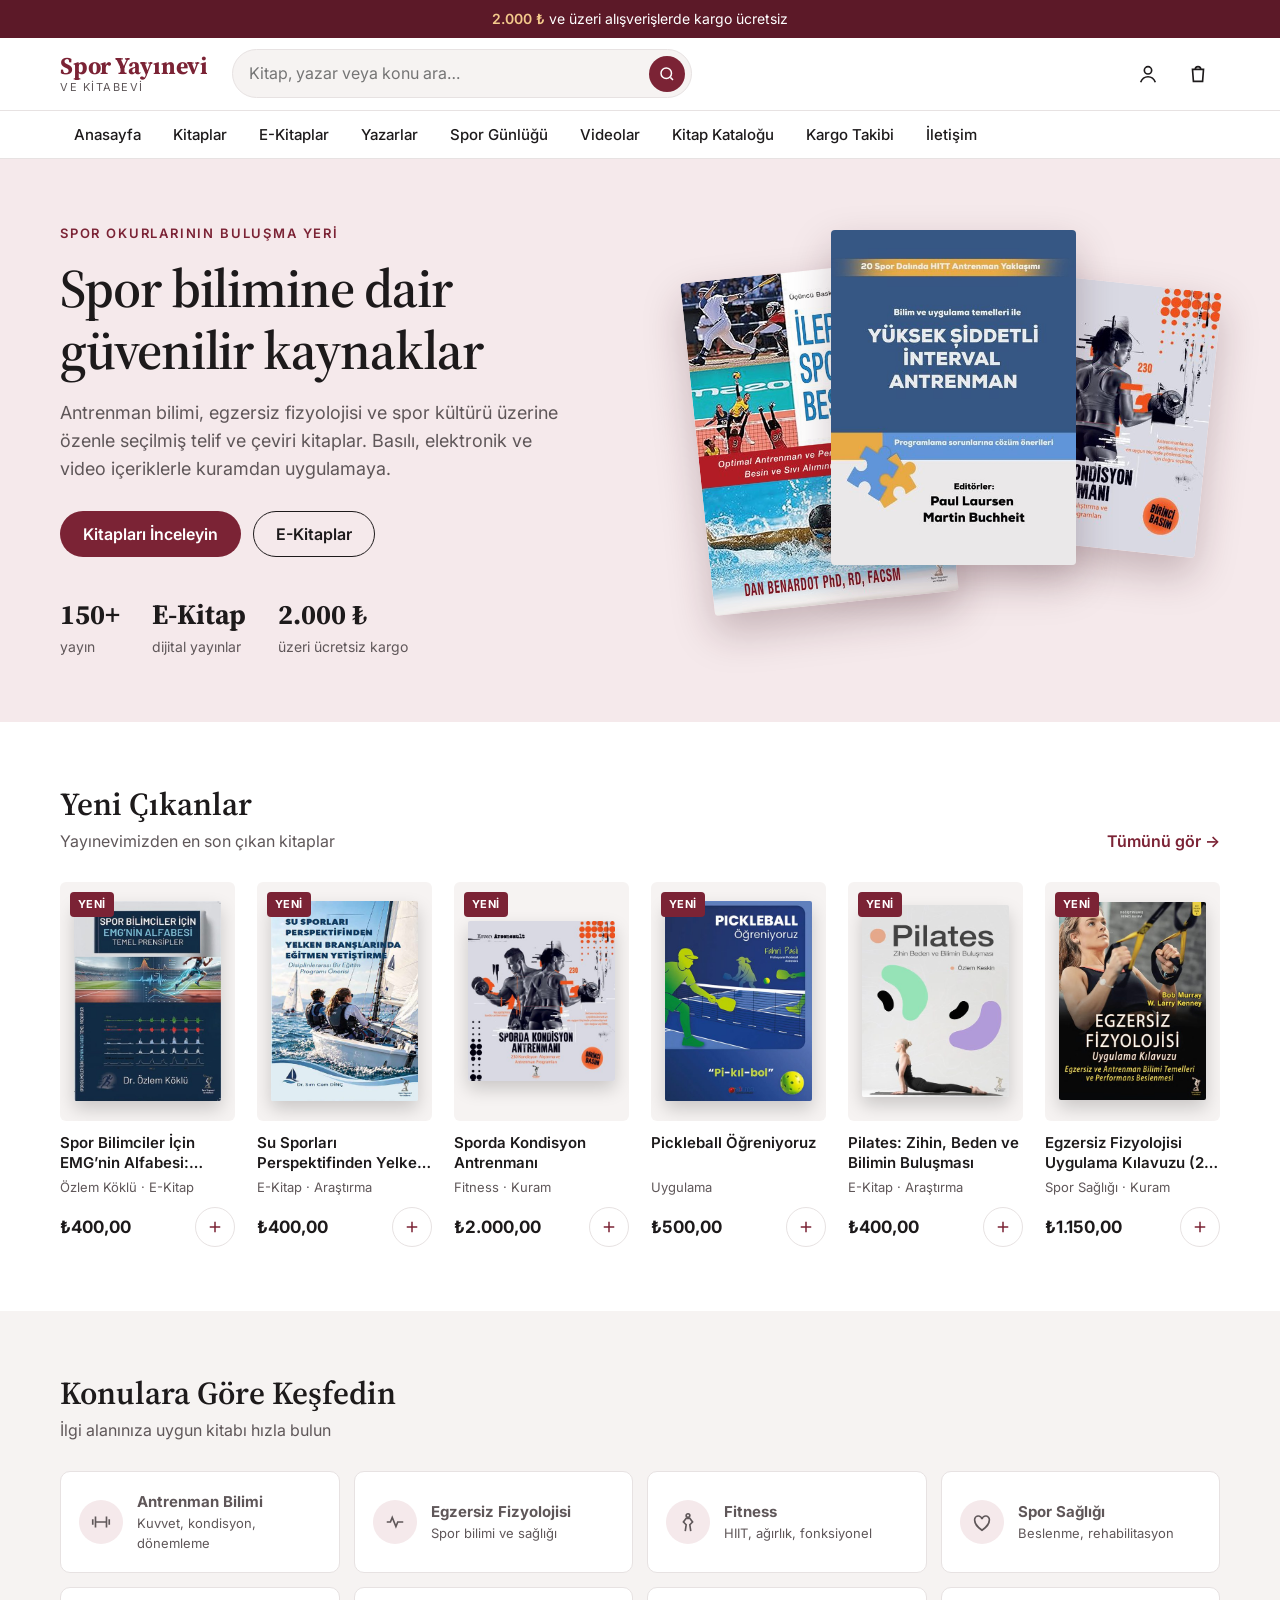
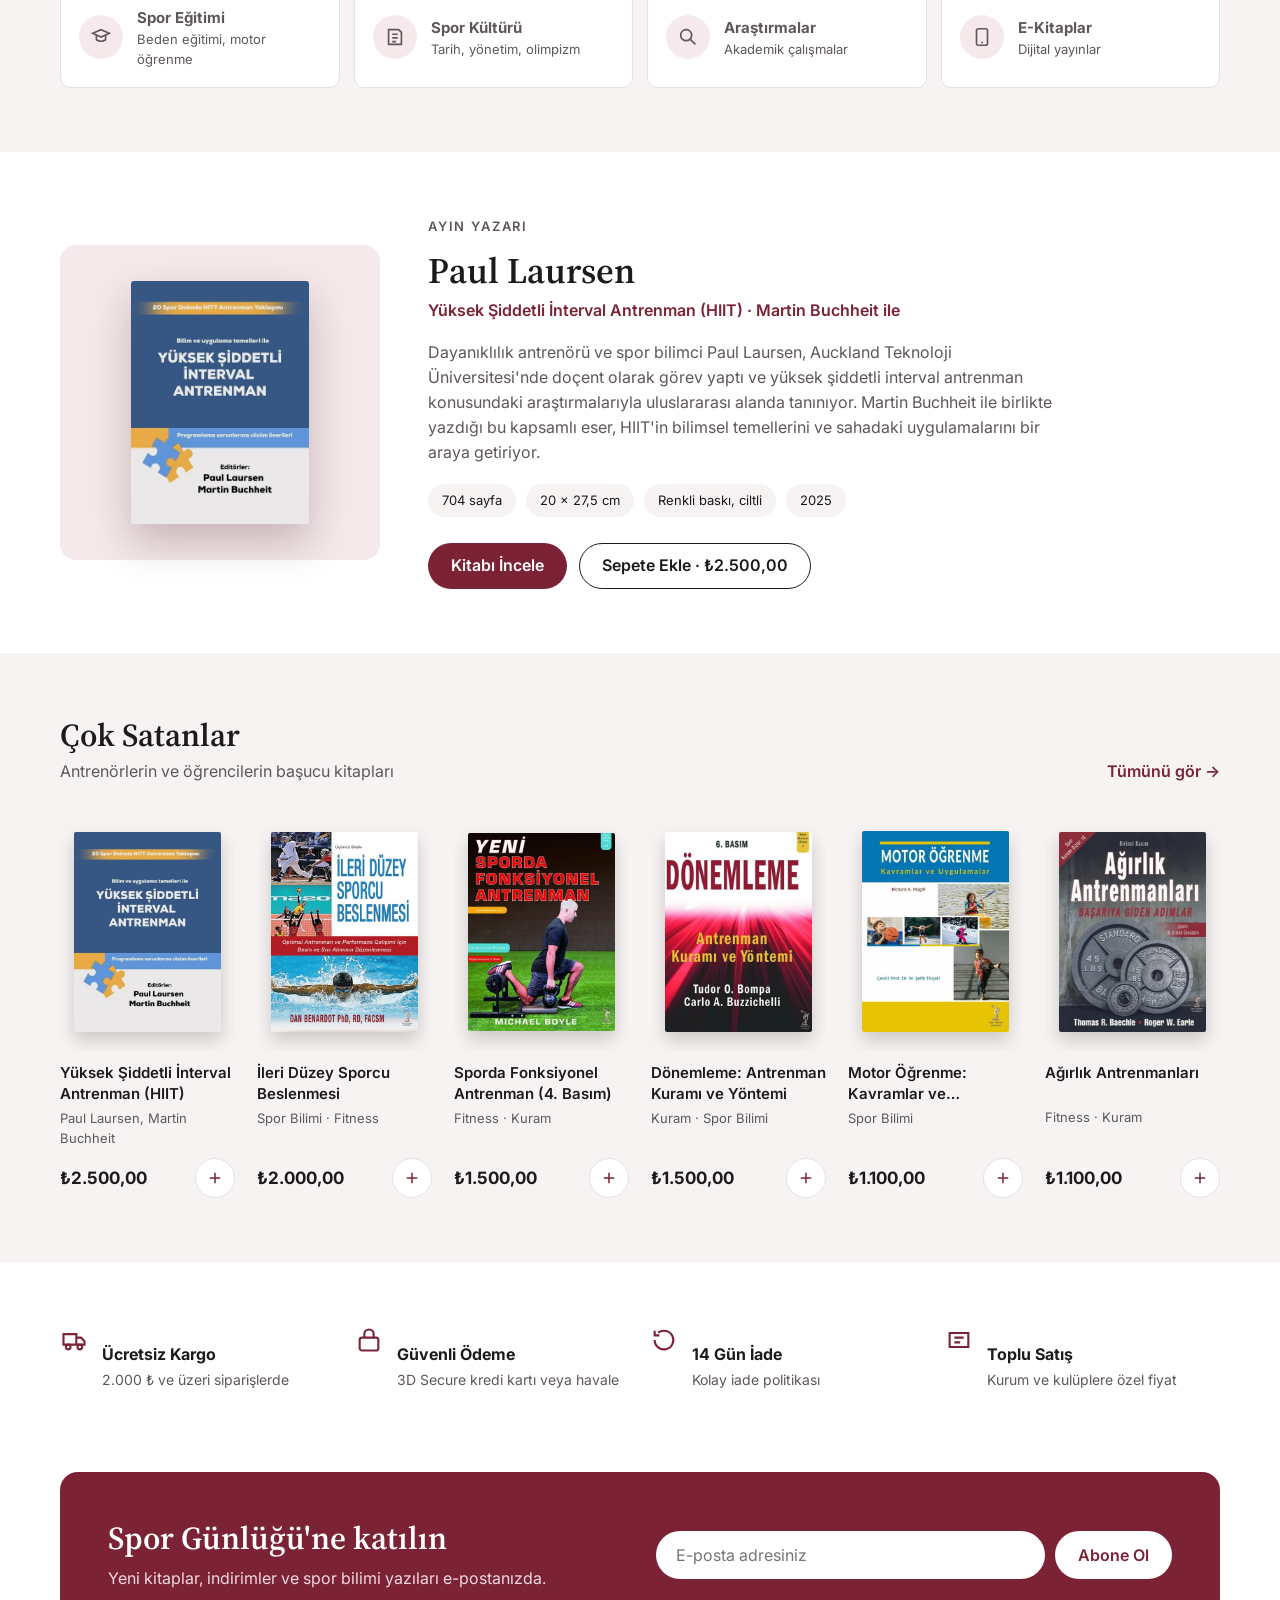
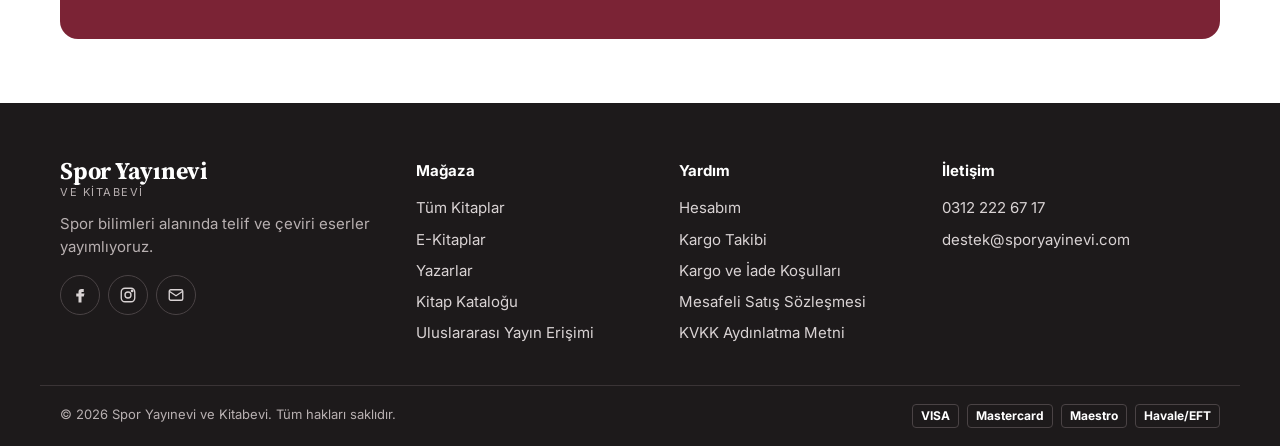
<file: index.html>
<!doctype html>
<html lang="tr">
<head>
<meta charset="utf-8">
<meta name="viewport" content="width=device-width, initial-scale=1">
<title>Spor Yayınevi ve Kitabevi – Spor bilimleri kitapları</title>
<meta name="description" content="Antrenman bilimi, egzersiz fizyolojisi, sporcu beslenmesi ve spor kültürü üzerine basılı ve elektronik kitaplar. 2.000 ₺ üzeri kargo ücretsiz.">
<link rel="preconnect" href="https://fonts.googleapis.com">
<link rel="preconnect" href="https://fonts.gstatic.com" crossorigin>
<link href="https://fonts.googleapis.com/css2?family=Inter:wght@400;500;600;700&family=Source+Serif+4:opsz,wght@8..60,600&display=swap" rel="stylesheet">
<link rel="stylesheet" href="assets/style.css">
</head>
<body>
<!-- HEADER -->
<div class="announce"><strong>2.000 ₺</strong> ve üzeri alışverişlerde kargo ücretsiz</div>
<header class="header">
  <div class="wrap header-row">
    <button class="icon-btn menu-toggle" type="button" aria-label="Menüyü aç" aria-expanded="false" aria-controls="site-nav">
      <svg viewBox="0 0 24 24" fill="none" stroke="currentColor" stroke-width="1.8" aria-hidden="true"><path d="M4 7h16M4 12h16M4 17h16"/></svg>
    </button>
    <a class="logo" href="index.html"><b>Spor Yayınevi</b><small>ve Kitabevi</small></a>
    <form class="search" role="search" action="#">
      <label class="sr-only" for="q">Kitap ara</label>
      <input id="q" type="search" placeholder="Kitap, yazar veya konu ara…">
      <button type="submit" aria-label="Ara"><svg viewBox="0 0 24 24" width="18" height="18" fill="none" stroke="currentColor" stroke-width="2" aria-hidden="true"><circle cx="11" cy="11" r="7"/><path d="m20 20-3.5-3.5"/></svg></button>
    </form>
    <div class="header-actions">
      <a class="icon-btn" href="#" aria-label="Hesabım"><svg viewBox="0 0 24 24" fill="none" stroke="currentColor" stroke-width="1.8" aria-hidden="true"><circle cx="12" cy="8" r="4"/><path d="M4 21c1.5-4 4.5-6 8-6s6.5 2 8 6"/></svg></a>
      <a class="icon-btn" href="#" aria-label="Sepet"><svg viewBox="0 0 24 24" fill="none" stroke="currentColor" stroke-width="1.8" aria-hidden="true"><path d="M6 7h12l-1 13H7L6 7Z"/><path d="M9 7a3 3 0 0 1 6 0"/></svg><span class="badge" data-cart-count hidden>0</span></a>
    </div>
  </div>
  <nav class="nav" id="site-nav" aria-label="Ana menü">
    <div class="wrap">
      <form class="search mobile-search" role="search" action="#">
        <label class="sr-only" for="q2">Kitap ara</label>
        <input id="q2" type="search" placeholder="Kitap, yazar veya konu ara…">
        <button type="submit" aria-label="Ara"><svg viewBox="0 0 24 24" width="18" height="18" fill="none" stroke="currentColor" stroke-width="2" aria-hidden="true"><circle cx="11" cy="11" r="7"/><path d="m20 20-3.5-3.5"/></svg></button>
      </form>
      <ul>
        <li><a href="index.html" data-nav="home">Anasayfa</a></li>
        <li><a href="#yeni" data-nav="books">Kitaplar</a></li>
        <li><a href="#kategoriler">E-Kitaplar</a></li>
        <li><a href="#yazar">Yazarlar</a></li>
        <li><a href="#">Spor Günlüğü</a></li>
        <li><a href="#">Videolar</a></li>
        <li><a href="#">Kitap Kataloğu</a></li>
        <li><a href="#">Kargo Takibi</a></li>
        <li><a href="#iletisim">İletişim</a></li>
      </ul>
    </div>
  </nav>
</header>
<!-- /HEADER -->

<main>
  <section class="hero">
    <div class="wrap hero-grid">
      <div>
        <p class="eyebrow">Spor okurlarının buluşma yeri</p>
        <h1>Spor bilimine dair güvenilir kaynaklar</h1>
        <p class="lead">Antrenman bilimi, egzersiz fizyolojisi ve spor kültürü üzerine özenle seçilmiş telif ve çeviri kitaplar. Basılı, elektronik ve video içeriklerle kuramdan uygulamaya.</p>
        <div class="hero-cta">
          <a class="btn btn-primary" href="#yeni">Kitapları İnceleyin</a>
          <a class="btn btn-ghost" href="#kategoriler">E-Kitaplar</a>
        </div>
        <div class="hero-stats">
          <div><b>150+</b>yayın</div>
          <div><b>E-Kitap</b>dijital yayınlar</div>
          <div><b>2.000 ₺</b>üzeri ücretsiz kargo</div>
        </div>
      </div>
      <div class="hero-books" aria-hidden="true">
        <img src="assets/img/b51651.jpg" alt="">
        <img src="assets/img/b7481.jpg" alt="">
        <img src="assets/img/b56668.jpg" alt="">
      </div>
    </div>
  </section>

  <section class="section" id="yeni">
    <div class="wrap">
      <div class="section-head">
        <div><h2>Yeni Çıkanlar</h2><p>Yayınevimizden en son çıkan kitaplar</p></div>
        <a class="link-more" href="#">Tümünü gör →</a>
      </div>
      <div class="books" data-books="57083,57186,56668,56579,55920,52324"></div>
    </div>
  </section>

  <section class="section section-soft" id="kategoriler">
    <div class="wrap">
      <div class="section-head"><div><h2>Konulara Göre Keşfedin</h2><p>İlgi alanınıza uygun kitabı hızla bulun</p></div></div>
      <div class="cats">
        <a class="cat" href="#"><span class="cat-icon"><svg viewBox="0 0 24 24" fill="none" stroke="currentColor" stroke-width="1.8" aria-hidden="true"><path d="M6 6v12M18 6v12M3 9v6M21 9v6M6 12h12"/></svg></span><span><b>Antrenman Bilimi</b><span>Kuvvet, kondisyon, dönemleme</span></span></a>
        <a class="cat" href="#"><span class="cat-icon"><svg viewBox="0 0 24 24" fill="none" stroke="currentColor" stroke-width="1.8" aria-hidden="true"><path d="M3 12h4l2-5 4 10 2-5h6"/></svg></span><span><b>Egzersiz Fizyolojisi</b><span>Spor bilimi ve sağlığı</span></span></a>
        <a class="cat" href="#"><span class="cat-icon"><svg viewBox="0 0 24 24" fill="none" stroke="currentColor" stroke-width="1.8" aria-hidden="true"><circle cx="12" cy="5" r="2"/><path d="m9 22 1-7-3-3 3-4h4l3 4-3 3 1 7"/></svg></span><span><b>Fitness</b><span>HIIT, ağırlık, fonksiyonel</span></span></a>
        <a class="cat" href="#"><span class="cat-icon"><svg viewBox="0 0 24 24" fill="none" stroke="currentColor" stroke-width="1.8" aria-hidden="true"><path d="M12 21c-4-3-8-6-8-11a4 4 0 0 1 8-1 4 4 0 0 1 8 1c0 5-4 8-8 11Z"/></svg></span><span><b>Spor Sağlığı</b><span>Beslenme, rehabilitasyon</span></span></a>
        <a class="cat" href="#"><span class="cat-icon"><svg viewBox="0 0 24 24" fill="none" stroke="currentColor" stroke-width="1.8" aria-hidden="true"><path d="M3 8 12 4l9 4-9 4-9-4Z"/><path d="M7 10v5c3 2 7 2 10 0v-5"/></svg></span><span><b>Spor Eğitimi</b><span>Beden eğitimi, motor öğrenme</span></span></a>
        <a class="cat" href="#"><span class="cat-icon"><svg viewBox="0 0 24 24" fill="none" stroke="currentColor" stroke-width="1.8" aria-hidden="true"><path d="M5 4h11l3 3v13H5Z"/><path d="M9 9h6M9 13h6M9 17h4"/></svg></span><span><b>Spor Kültürü</b><span>Tarih, yönetim, olimpizm</span></span></a>
        <a class="cat" href="#"><span class="cat-icon"><svg viewBox="0 0 24 24" fill="none" stroke="currentColor" stroke-width="1.8" aria-hidden="true"><circle cx="10" cy="10" r="6"/><path d="m20 20-5.5-5.5"/></svg></span><span><b>Araştırmalar</b><span>Akademik çalışmalar</span></span></a>
        <a class="cat" href="#"><span class="cat-icon"><svg viewBox="0 0 24 24" fill="none" stroke="currentColor" stroke-width="1.8" aria-hidden="true"><rect x="6" y="3" width="12" height="18" rx="2"/><path d="M11 18h2"/></svg></span><span><b>E-Kitaplar</b><span>Dijital yayınlar</span></span></a>
      </div>
    </div>
  </section>

  <section class="section" id="yazar">
    <div class="wrap author">
      <a class="author-book" href="#"><img src="assets/img/b7481.jpg" alt="Yüksek Şiddetli İnterval Antrenman kitap kapağı" loading="lazy"></a>
      <div>
        <p class="eyebrow">Ayın Yazarı</p>
        <h2>Paul Laursen</h2>
        <p class="role">Yüksek Şiddetli İnterval Antrenman (HIIT) · Martin Buchheit ile</p>
        <p>Dayanıklılık antrenörü ve spor bilimci Paul Laursen, Auckland Teknoloji Üniversitesi'nde doçent olarak görev yaptı ve yüksek şiddetli interval antrenman konusundaki araştırmalarıyla uluslararası alanda tanınıyor. Martin Buchheit ile birlikte yazdığı bu kapsamlı eser, HIIT'in bilimsel temellerini ve sahadaki uygulamalarını bir araya getiriyor.</p>
        <ul class="facts"><li>704 sayfa</li><li>20 × 27,5 cm</li><li>Renkli baskı, ciltli</li><li>2025</li></ul>
        <div class="hero-cta">
          <a class="btn btn-primary" href="#">Kitabı İncele</a>
          <button class="btn btn-ghost add-text" type="button" data-add>Sepete Ekle · ₺2.500,00</button>
        </div>
      </div>
    </div>
  </section>

  <section class="section section-soft">
    <div class="wrap">
      <div class="section-head">
        <div><h2>Çok Satanlar</h2><p>Antrenörlerin ve öğrencilerin başucu kitapları</p></div>
        <a class="link-more" href="#">Tümünü gör →</a>
      </div>
      <div class="books" data-books="7481,51651,7503,14532,16724,51463"></div>
    </div>
  </section>

  <section class="section">
    <div class="wrap trust">
      <div><svg viewBox="0 0 24 24" fill="none" stroke="currentColor" stroke-width="1.8" aria-hidden="true"><path d="M3 7h11v9H3zM14 10h4l3 3v3h-7z"/><circle cx="7" cy="18" r="2"/><circle cx="17" cy="18" r="2"/></svg><p><b>Ücretsiz Kargo</b><span>2.000 ₺ ve üzeri siparişlerde</span></p></div>
      <div><svg viewBox="0 0 24 24" fill="none" stroke="currentColor" stroke-width="1.8" aria-hidden="true"><rect x="4" y="10" width="16" height="11" rx="2"/><path d="M8 10V7a4 4 0 0 1 8 0v3"/></svg><p><b>Güvenli Ödeme</b><span>3D Secure kredi kartı veya havale</span></p></div>
      <div><svg viewBox="0 0 24 24" fill="none" stroke="currentColor" stroke-width="1.8" aria-hidden="true"><path d="M4 12a8 8 0 1 0 3-6.2"/><path d="M4 4v4h4"/></svg><p><b>14 Gün İade</b><span>Kolay iade politikası</span></p></div>
      <div><svg viewBox="0 0 24 24" fill="none" stroke="currentColor" stroke-width="1.8" aria-hidden="true"><path d="M4 6h16v12H4z"/><path d="M8 10h8M8 14h5"/></svg><p><b>Toplu Satış</b><span>Kurum ve kulüplere özel fiyat</span></p></div>
    </div>
  </section>

  <section class="wrap">
    <div class="newsletter">
      <div>
        <h2>Spor Günlüğü'ne katılın</h2>
        <p>Yeni kitaplar, indirimler ve spor bilimi yazıları e-postanızda.</p>
      </div>
      <form data-newsletter>
        <label class="sr-only" for="email">E-posta adresiniz</label>
        <input id="email" type="email" required placeholder="E-posta adresiniz">
        <button class="btn btn-light" type="submit">Abone Ol</button>
      </form>
    </div>
  </section>
</main>

<!-- FOOTER -->
<footer class="footer" id="iletisim">
  <div class="wrap footer-grid">
    <div>
      <a class="logo" href="index.html"><b>Spor Yayınevi</b><small>ve Kitabevi</small></a>
      <p>Spor bilimleri alanında telif ve çeviri eserler yayımlıyoruz.</p>
      <div class="social">
        <a href="https://www.facebook.com/sporyayinevi" aria-label="Facebook"><svg viewBox="0 0 24 24" fill="currentColor" aria-hidden="true"><path d="M14 8h3V4h-3c-2.8 0-4 1.7-4 4v2H7v4h3v8h4v-8h3l1-4h-4V8.5c0-.3.2-.5.5-.5Z"/></svg></a>
        <a href="https://www.instagram.com/sporyayinevi" aria-label="Instagram"><svg viewBox="0 0 24 24" fill="none" stroke="currentColor" stroke-width="1.8" aria-hidden="true"><rect x="3" y="3" width="18" height="18" rx="5"/><circle cx="12" cy="12" r="4"/><circle cx="17.5" cy="6.5" r="1" fill="currentColor"/></svg></a>
        <a href="mailto:destek@sporyayinevi.com" aria-label="E-posta"><svg viewBox="0 0 24 24" fill="none" stroke="currentColor" stroke-width="1.8" aria-hidden="true"><rect x="3" y="5" width="18" height="14" rx="2"/><path d="m3 7 9 6 9-6"/></svg></a>
      </div>
    </div>
    <div>
      <h4>Mağaza</h4>
      <ul><li><a href="#">Tüm Kitaplar</a></li><li><a href="#">E-Kitaplar</a></li><li><a href="#">Yazarlar</a></li><li><a href="#">Kitap Kataloğu</a></li><li><a href="#">Uluslararası Yayın Erişimi</a></li></ul>
    </div>
    <div>
      <h4>Yardım</h4>
      <ul><li><a href="#">Hesabım</a></li><li><a href="#">Kargo Takibi</a></li><li><a href="#">Kargo ve İade Koşulları</a></li><li><a href="#">Mesafeli Satış Sözleşmesi</a></li><li><a href="#">KVKK Aydınlatma Metni</a></li></ul>
    </div>
    <div>
      <h4>İletişim</h4>
      <ul><li><a href="tel:+903122226717">0312 222 67 17</a></li><li><a href="mailto:destek@sporyayinevi.com">destek@sporyayinevi.com</a></li></ul>
    </div>
  </div>
  <div class="wrap footer-bottom">
    <span>© 2026 Spor Yayınevi ve Kitabevi. Tüm hakları saklıdır.</span>
    <span class="pay" aria-label="Kabul edilen ödeme yöntemleri"><span>VISA</span><span>Mastercard</span><span>Maestro</span><span>Havale/EFT</span></span>
  </div>
</footer>
<!-- /FOOTER -->
<script src="assets/app.js"></script>
</body>
</html>
</file>
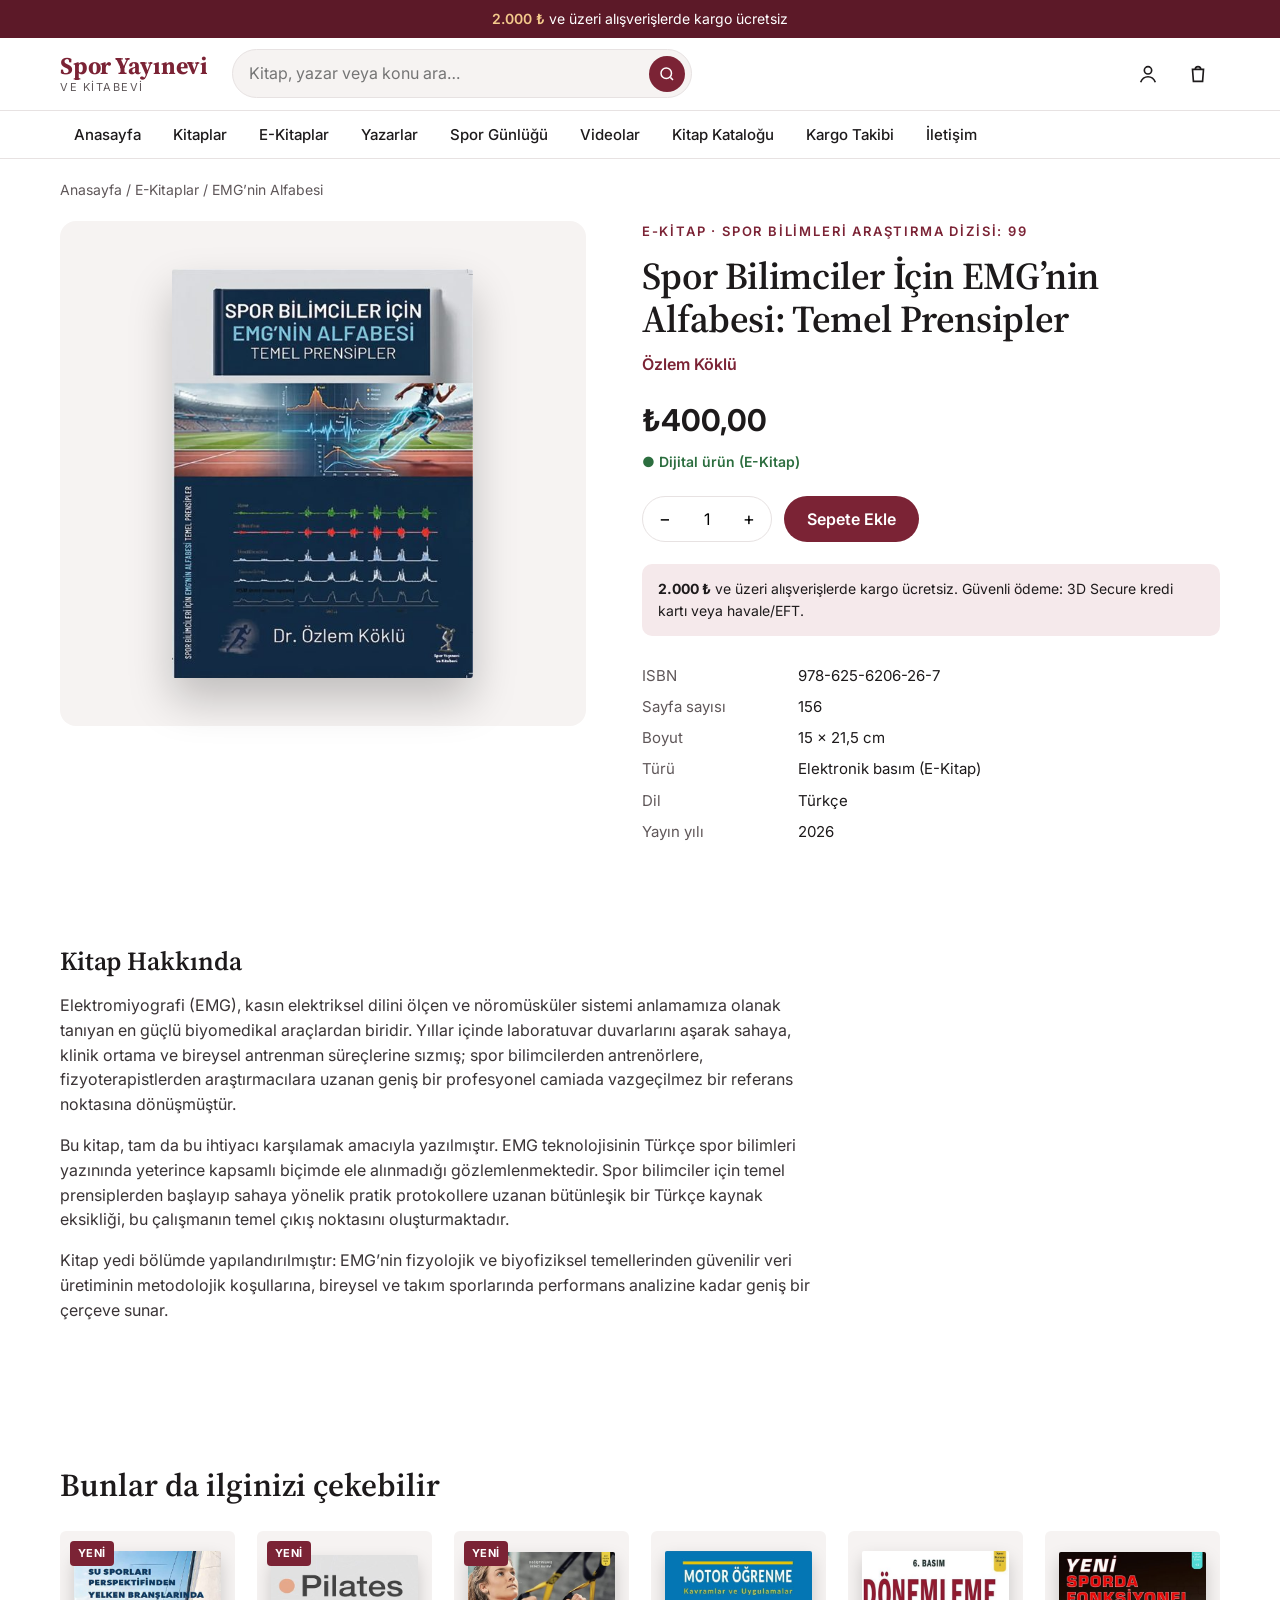
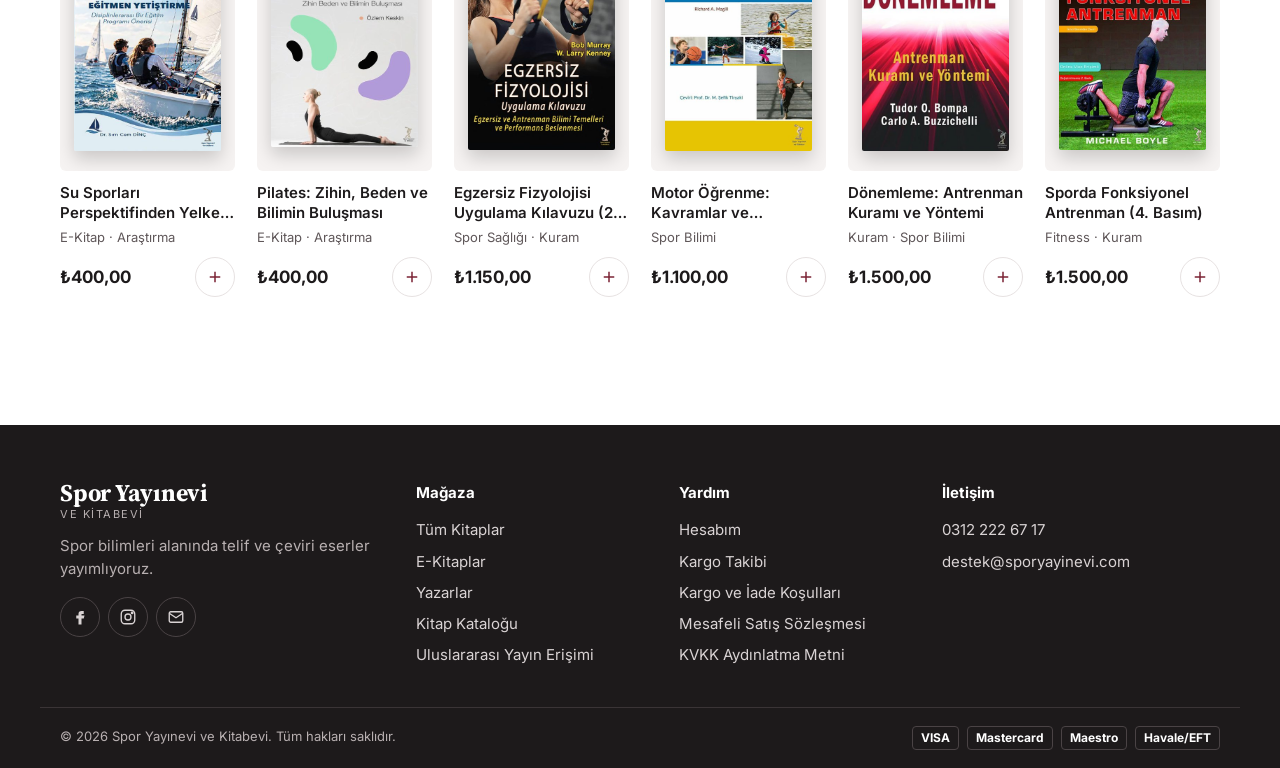
<file: urun.html>
<!doctype html>
<html lang="tr">
<head>
<meta charset="utf-8">
<meta name="viewport" content="width=device-width, initial-scale=1">
<title>Spor Bilimciler İçin EMG’nin Alfabesi – Spor Yayınevi</title>
<meta name="description" content="Özlem Köklü – Spor Bilimciler İçin EMG’nin Alfabesi: Temel Prensipler. EMG’nin fizyolojik temellerinden sahadaki uygulamalarına Türkçe kaynak. E-Kitap.">
<link rel="preconnect" href="https://fonts.googleapis.com">
<link rel="preconnect" href="https://fonts.gstatic.com" crossorigin>
<link href="https://fonts.googleapis.com/css2?family=Inter:wght@400;500;600;700&family=Source+Serif+4:opsz,wght@8..60,600&display=swap" rel="stylesheet">
<link rel="stylesheet" href="assets/style.css">
</head>
<body>
<!-- HEADER -->
<div class="announce"><strong>2.000 ₺</strong> ve üzeri alışverişlerde kargo ücretsiz</div>
<header class="header">
  <div class="wrap header-row">
    <button class="icon-btn menu-toggle" type="button" aria-label="Menüyü aç" aria-expanded="false" aria-controls="site-nav">
      <svg viewBox="0 0 24 24" fill="none" stroke="currentColor" stroke-width="1.8" aria-hidden="true"><path d="M4 7h16M4 12h16M4 17h16"/></svg>
    </button>
    <a class="logo" href="index.html"><b>Spor Yayınevi</b><small>ve Kitabevi</small></a>
    <form class="search" role="search" action="#">
      <label class="sr-only" for="q">Kitap ara</label>
      <input id="q" type="search" placeholder="Kitap, yazar veya konu ara…">
      <button type="submit" aria-label="Ara"><svg viewBox="0 0 24 24" width="18" height="18" fill="none" stroke="currentColor" stroke-width="2" aria-hidden="true"><circle cx="11" cy="11" r="7"/><path d="m20 20-3.5-3.5"/></svg></button>
    </form>
    <div class="header-actions">
      <a class="icon-btn" href="#" aria-label="Hesabım"><svg viewBox="0 0 24 24" fill="none" stroke="currentColor" stroke-width="1.8" aria-hidden="true"><circle cx="12" cy="8" r="4"/><path d="M4 21c1.5-4 4.5-6 8-6s6.5 2 8 6"/></svg></a>
      <a class="icon-btn" href="#" aria-label="Sepet"><svg viewBox="0 0 24 24" fill="none" stroke="currentColor" stroke-width="1.8" aria-hidden="true"><path d="M6 7h12l-1 13H7L6 7Z"/><path d="M9 7a3 3 0 0 1 6 0"/></svg><span class="badge" data-cart-count hidden>0</span></a>
    </div>
  </div>
  <nav class="nav" id="site-nav" aria-label="Ana menü">
    <div class="wrap">
      <form class="search mobile-search" role="search" action="#">
        <label class="sr-only" for="q2">Kitap ara</label>
        <input id="q2" type="search" placeholder="Kitap, yazar veya konu ara…">
        <button type="submit" aria-label="Ara"><svg viewBox="0 0 24 24" width="18" height="18" fill="none" stroke="currentColor" stroke-width="2" aria-hidden="true"><circle cx="11" cy="11" r="7"/><path d="m20 20-3.5-3.5"/></svg></button>
      </form>
      <ul>
        <li><a href="index.html" data-nav="home">Anasayfa</a></li>
        <li><a href="index.html#yeni" data-nav="books">Kitaplar</a></li>
        <li><a href="index.html#kategoriler">E-Kitaplar</a></li>
        <li><a href="index.html#yazar">Yazarlar</a></li>
        <li><a href="#">Spor Günlüğü</a></li>
        <li><a href="#">Videolar</a></li>
        <li><a href="#">Kitap Kataloğu</a></li>
        <li><a href="#">Kargo Takibi</a></li>
        <li><a href="index.html#iletisim">İletişim</a></li>
      </ul>
    </div>
  </nav>
</header>
<!-- /HEADER -->

<main class="wrap">
  <nav class="crumbs" aria-label="Sayfa yolu"><a href="index.html">Anasayfa</a> / <a href="index.html#kategoriler">E-Kitaplar</a> / EMG’nin Alfabesi</nav>
  <div class="product">
    <div class="product-cover"><img src="assets/img/b57083.jpg" alt="Spor Bilimciler İçin EMG’nin Alfabesi kitap kapağı"></div>
    <div>
      <p class="eyebrow">E-Kitap · Spor Bilimleri Araştırma Dizisi: 99</p>
      <h1>Spor Bilimciler İçin EMG’nin Alfabesi: Temel Prensipler</h1>
      <p class="by">Özlem Köklü</p>
      <p class="price-lg">₺400,00</p>
      <span class="stock">● Dijital ürün (E-Kitap)</span>
      <div class="buy">
        <div class="qty"><button type="button" data-step="-1" aria-label="Adedi azalt">−</button><label class="sr-only" for="adet">Adet</label><input id="adet" data-qty value="1" inputmode="numeric"><button type="button" data-step="1" aria-label="Adedi artır">+</button></div>
        <button class="btn btn-primary" type="button" data-add>Sepete Ekle</button>
      </div>
      <div class="ship-note"><b>2.000 ₺</b> ve üzeri alışverişlerde kargo ücretsiz. Güvenli ödeme: 3D Secure kredi kartı veya havale/EFT.</div>
      <dl class="specs">
        <dt>ISBN</dt><dd>978-625-6206-26-7</dd>
        <dt>Sayfa sayısı</dt><dd>156</dd>
        <dt>Boyut</dt><dd>15 × 21,5 cm</dd>
        <dt>Türü</dt><dd>Elektronik basım (E-Kitap)</dd>
        <dt>Dil</dt><dd>Türkçe</dd>
        <dt>Yayın yılı</dt><dd>2026</dd>
      </dl>
    </div>
  </div>
  <section class="section prose">
    <h2>Kitap Hakkında</h2>
    <p>Elektromiyografi (EMG), kasın elektriksel dilini ölçen ve nöromüsküler sistemi anlamamıza olanak tanıyan en güçlü biyomedikal araçlardan biridir. Yıllar içinde laboratuvar duvarlarını aşarak sahaya, klinik ortama ve bireysel antrenman süreçlerine sızmış; spor bilimcilerden antrenörlere, fizyoterapistlerden araştırmacılara uzanan geniş bir profesyonel camiada vazgeçilmez bir referans noktasına dönüşmüştür.</p>
    <p>Bu kitap, tam da bu ihtiyacı karşılamak amacıyla yazılmıştır. EMG teknolojisinin Türkçe spor bilimleri yazınında yeterince kapsamlı biçimde ele alınmadığı gözlemlenmektedir. Spor bilimciler için temel prensiplerden başlayıp sahaya yönelik pratik protokollere uzanan bütünleşik bir Türkçe kaynak eksikliği, bu çalışmanın temel çıkış noktasını oluşturmaktadır.</p>
    <p>Kitap yedi bölümde yapılandırılmıştır: EMG’nin fizyolojik ve biyofiziksel temellerinden güvenilir veri üretiminin metodolojik koşullarına, bireysel ve takım sporlarında performans analizine kadar geniş bir çerçeve sunar.</p>
  </section>
  <section class="section">
    <div class="section-head"><div><h2>Bunlar da ilginizi çekebilir</h2></div></div>
    <div class="books" data-books="57186,55920,52324,16724,14532,7503"></div>
  </section>
</main>

<!-- FOOTER -->
<footer class="footer" id="iletisim">
  <div class="wrap footer-grid">
    <div>
      <a class="logo" href="index.html"><b>Spor Yayınevi</b><small>ve Kitabevi</small></a>
      <p>Spor bilimleri alanında telif ve çeviri eserler yayımlıyoruz.</p>
      <div class="social">
        <a href="https://www.facebook.com/sporyayinevi" aria-label="Facebook"><svg viewBox="0 0 24 24" fill="currentColor" aria-hidden="true"><path d="M14 8h3V4h-3c-2.8 0-4 1.7-4 4v2H7v4h3v8h4v-8h3l1-4h-4V8.5c0-.3.2-.5.5-.5Z"/></svg></a>
        <a href="https://www.instagram.com/sporyayinevi" aria-label="Instagram"><svg viewBox="0 0 24 24" fill="none" stroke="currentColor" stroke-width="1.8" aria-hidden="true"><rect x="3" y="3" width="18" height="18" rx="5"/><circle cx="12" cy="12" r="4"/><circle cx="17.5" cy="6.5" r="1" fill="currentColor"/></svg></a>
        <a href="mailto:destek@sporyayinevi.com" aria-label="E-posta"><svg viewBox="0 0 24 24" fill="none" stroke="currentColor" stroke-width="1.8" aria-hidden="true"><rect x="3" y="5" width="18" height="14" rx="2"/><path d="m3 7 9 6 9-6"/></svg></a>
      </div>
    </div>
    <div>
      <h4>Mağaza</h4>
      <ul><li><a href="#">Tüm Kitaplar</a></li><li><a href="#">E-Kitaplar</a></li><li><a href="#">Yazarlar</a></li><li><a href="#">Kitap Kataloğu</a></li><li><a href="#">Uluslararası Yayın Erişimi</a></li></ul>
    </div>
    <div>
      <h4>Yardım</h4>
      <ul><li><a href="#">Hesabım</a></li><li><a href="#">Kargo Takibi</a></li><li><a href="#">Kargo ve İade Koşulları</a></li><li><a href="#">Mesafeli Satış Sözleşmesi</a></li><li><a href="#">KVKK Aydınlatma Metni</a></li></ul>
    </div>
    <div>
      <h4>İletişim</h4>
      <ul><li><a href="tel:+903122226717">0312 222 67 17</a></li><li><a href="mailto:destek@sporyayinevi.com">destek@sporyayinevi.com</a></li></ul>
    </div>
  </div>
  <div class="wrap footer-bottom">
    <span>© 2026 Spor Yayınevi ve Kitabevi. Tüm hakları saklıdır.</span>
    <span class="pay" aria-label="Kabul edilen ödeme yöntemleri"><span>VISA</span><span>Mastercard</span><span>Maestro</span><span>Havale/EFT</span></span>
  </div>
</footer>
<!-- /FOOTER -->
<script src="assets/app.js"></script>
</body>
</html>
</file>
<file: assets/style.css>
:root {
  --ink: #1d1a1b;
  --muted: #5f5759;
  --line: #e7e2e2;
  --bg: #ffffff;
  --soft: #f6f3f2;
  --brand: #7b2335;
  --brand-dark: #5c1928;
  --brand-tint: #f5e9eb;
  --accent: #c8862b;
  --radius: 10px;
  --wrap: 1200px;
  --serif: "Source Serif 4", Georgia, serif;
  --sans: "Inter", system-ui, -apple-system, "Segoe UI", sans-serif;
}

* { box-sizing: border-box; }
html { -webkit-text-size-adjust: 100%; }
body { margin: 0; font-family: var(--sans); color: var(--ink); background: var(--bg); line-height: 1.55; font-size: 16px; }
img { max-width: 100%; display: block; }
a { color: inherit; text-decoration: none; }
a:hover { color: var(--brand); }
button, input { font: inherit; }
h1, h2, h3 { font-family: var(--serif); line-height: 1.15; margin: 0; font-weight: 600; }
.wrap { max-width: var(--wrap); margin: 0 auto; padding: 0 20px; }
.sr-only { position: absolute; width: 1px; height: 1px; overflow: hidden; clip: rect(0 0 0 0); white-space: nowrap; }

/* Duyuru şeridi */
.announce { background: var(--brand-dark); color: #fff; font-size: 14px; text-align: center; padding: 8px 16px; }
.announce strong { color: #f3c98b; font-weight: 600; }

/* Üst bölüm */
.header { position: sticky; top: 0; z-index: 20; background: #fff; border-bottom: 1px solid var(--line); }
.header-row { display: flex; align-items: center; gap: 24px; height: 72px; }
.logo { display: flex; flex-direction: column; line-height: 1; }
.logo b { font-family: var(--serif); font-size: 24px; color: var(--brand); letter-spacing: -.01em; }
.logo small { font-size: 11px; color: var(--muted); letter-spacing: .14em; text-transform: uppercase; margin-top: 4px; }
.search { flex: 1; max-width: 460px; display: flex; align-items: center; background: var(--soft); border: 1px solid var(--line); border-radius: 999px; padding: 0 6px 0 16px; }
.search input { flex: 1; border: 0; background: transparent; padding: 11px 0; outline: none; min-width: 0; }
.search button { border: 0; background: var(--brand); color: #fff; border-radius: 999px; width: 36px; height: 36px; display: grid; place-items: center; cursor: pointer; }
.header-actions { display: flex; gap: 6px; margin-left: auto; }
.icon-btn { position: relative; width: 44px; height: 44px; display: grid; place-items: center; border-radius: 50%; border: 0; background: transparent; color: var(--ink); cursor: pointer; }
.icon-btn:hover { background: var(--soft); color: var(--brand); }
.icon-btn svg { width: 22px; height: 22px; }
.badge { position: absolute; top: 4px; right: 2px; background: var(--brand); color: #fff; font-size: 11px; font-weight: 600; min-width: 18px; height: 18px; border-radius: 9px; display: grid; place-items: center; padding: 0 4px; }
.badge[hidden] { display: none; }
.menu-toggle { display: none; }

.nav { border-top: 1px solid var(--line); }
.nav ul { list-style: none; margin: 0; padding: 0; display: flex; gap: 4px; flex-wrap: wrap; }
.nav a { display: block; padding: 12px 14px; font-size: 15px; font-weight: 500; }
.nav a.active { color: var(--brand); box-shadow: inset 0 -2px 0 var(--brand); }

/* Butonlar */
.btn { display: inline-flex; align-items: center; justify-content: center; gap: 8px; min-height: 46px; padding: 0 22px; border-radius: 999px; font-weight: 600; border: 1px solid transparent; cursor: pointer; transition: background .15s, color .15s; }
.btn-primary { background: var(--brand); color: #fff; }
.btn-primary:hover { background: var(--brand-dark); color: #fff; }
.btn-ghost { border-color: var(--ink); color: var(--ink); background: transparent; }
.btn-ghost:hover { background: var(--ink); color: #fff; }
.btn-light { background: #fff; color: var(--brand); }
.btn-light:hover { color: var(--brand-dark); background: var(--brand-tint); }

/* Hero */
.hero { background: var(--brand-tint); overflow: hidden; }
.hero-grid { display: grid; grid-template-columns: 1.1fr 1fr; gap: 40px; align-items: center; padding: 64px 20px; }
.eyebrow { font-size: 13px; letter-spacing: .14em; text-transform: uppercase; color: var(--brand); font-weight: 600; margin: 0 0 14px; }
.hero h1 { font-size: clamp(34px, 5vw, 54px); letter-spacing: -.02em; }
.hero p.lead { font-size: 18px; color: var(--muted); max-width: 520px; margin: 18px 0 28px; }
.hero-cta { display: flex; gap: 12px; flex-wrap: wrap; }
.hero-stats { display: flex; gap: 32px; margin-top: 36px; flex-wrap: wrap; }
.hero-stats div { font-size: 14px; color: var(--muted); }
.hero-stats b { display: block; font-family: var(--serif); font-size: 28px; color: var(--ink); }
.hero-books { position: relative; height: 420px; }
.hero-books img { position: absolute; width: 46%; border-radius: 4px; box-shadow: 0 18px 40px rgba(60, 20, 30, .25); }
.hero-books img:nth-child(1) { left: 2%; top: 40px; transform: rotate(-6deg); }
.hero-books img:nth-child(2) { left: 27%; top: 0; z-index: 2; }
.hero-books img:nth-child(3) { right: 2%; top: 50px; transform: rotate(6deg); }

/* Bölümler */
.section { padding: 64px 0; }
.section-soft { background: var(--soft); }
.section-head { display: flex; align-items: end; justify-content: space-between; gap: 16px; margin-bottom: 28px; flex-wrap: wrap; }
.section-head h2 { font-size: 32px; }
.section-head p { margin: 6px 0 0; color: var(--muted); }
.link-more { font-weight: 600; color: var(--brand); white-space: nowrap; }

/* Kategoriler */
.cats { display: grid; grid-template-columns: repeat(4, minmax(0, 1fr)); gap: 14px; }
.cat { display: flex; align-items: center; gap: 14px; padding: 18px; border: 1px solid var(--line); border-radius: var(--radius); background: #fff; transition: border-color .15s, transform .15s; }
.cat:hover { border-color: var(--brand); transform: translateY(-2px); }
.cat-icon { width: 44px; height: 44px; border-radius: 50%; background: var(--brand-tint); color: var(--brand); display: grid; place-items: center; flex: none; }
.cat-icon svg { width: 22px; height: 22px; }
.cat b { display: block; font-size: 15px; }
.cat span { font-size: 13px; color: var(--muted); }

/* Ürün kartları */
.books { display: grid; grid-template-columns: repeat(6, minmax(0, 1fr)); gap: 22px; }
.book { display: flex; flex-direction: column; }
.book-cover { position: relative; aspect-ratio: 3 / 4.1; background: var(--soft); border-radius: 6px; overflow: hidden; display: grid; place-items: center; padding: 14px; }
.book-cover img { max-height: 100%; width: auto; box-shadow: 0 8px 18px rgba(0, 0, 0, .18); border-radius: 2px; transition: transform .2s; }
.book:hover .book-cover img { transform: translateY(-4px); }
.tag { position: absolute; top: 10px; left: 10px; font-size: 11px; font-weight: 700; letter-spacing: .04em; text-transform: uppercase; padding: 4px 8px; border-radius: 4px; background: #fff; color: var(--brand); }
.tag-new { background: var(--brand); color: #fff; }
.book h3 { font-family: var(--sans); font-size: 15px; font-weight: 600; line-height: 1.35; margin: 12px 0 4px; display: -webkit-box; -webkit-line-clamp: 2; -webkit-box-orient: vertical; overflow: hidden; min-height: 40px; }
.book .meta { font-size: 13px; color: var(--muted); }
.book .row { display: flex; align-items: center; justify-content: space-between; margin-top: auto; padding-top: 10px; }
.price { font-weight: 700; font-size: 17px; }
.add { width: 40px; height: 40px; border-radius: 50%; border: 1px solid var(--line); background: #fff; color: var(--brand); display: grid; place-items: center; cursor: pointer; }
.add:hover { background: var(--brand); color: #fff; border-color: var(--brand); }
.add svg { width: 18px; height: 18px; }

/* Ayın yazarı */
.author { display: grid; grid-template-columns: 320px 1fr; gap: 48px; align-items: center; }
.author-book { background: var(--brand-tint); border-radius: 16px; padding: 36px; display: grid; place-items: center; }
.author-book img { width: 72%; box-shadow: 0 18px 40px rgba(60, 20, 30, .25); border-radius: 3px; }
.author h2 { font-size: 36px; margin-bottom: 6px; }
.author .role { color: var(--brand); font-weight: 600; margin: 0 0 18px; }
.author p { color: var(--muted); max-width: 640px; }
.facts { display: flex; gap: 10px; flex-wrap: wrap; margin: 20px 0 26px; padding: 0; list-style: none; }
.facts li { background: var(--soft); border-radius: 999px; padding: 6px 14px; font-size: 13px; }

/* Güven satırı */
.trust { display: grid; grid-template-columns: repeat(4, minmax(0, 1fr)); gap: 20px; }
.trust div { display: flex; gap: 14px; align-items: flex-start; }
.trust svg { width: 28px; height: 28px; color: var(--brand); flex: none; }
.trust b { display: block; }
.trust span { font-size: 14px; color: var(--muted); }

/* Bülten */
.newsletter { background: var(--brand); color: #fff; border-radius: 18px; padding: 48px; display: grid; grid-template-columns: 1fr 1fr; gap: 32px; align-items: center; }
.newsletter h2 { font-size: 32px; }
.newsletter p { color: #f0dadf; margin: 10px 0 0; }
.newsletter form { display: flex; gap: 10px; flex-wrap: wrap; }
.newsletter input { flex: 1 1 220px; min-height: 48px; border-radius: 999px; border: 0; padding: 0 20px; }

/* Alt bilgi */
.footer { background: #1d1a1b; color: #d9d3d4; margin-top: 64px; font-size: 15px; }
.footer-grid { display: grid; grid-template-columns: 1.4fr 1fr 1fr 1.2fr; gap: 32px; padding: 56px 20px 40px; }
.footer h4 { color: #fff; font-size: 15px; margin: 0 0 14px; font-family: var(--sans); }
.footer ul { list-style: none; padding: 0; margin: 0; display: grid; gap: 8px; }
.footer a:hover { color: #fff; }
.footer .logo b { color: #fff; }
.footer .logo small { color: #b8b0b1; }
.footer p { margin: 14px 0 0; color: #b8b0b1; }
.social { display: flex; gap: 8px; margin-top: 16px; }
.social a { width: 40px; height: 40px; border-radius: 50%; border: 1px solid #4a4345; display: grid; place-items: center; }
.social svg { width: 18px; height: 18px; }
.footer-bottom { border-top: 1px solid #3a3436; padding: 18px 20px; display: flex; justify-content: space-between; gap: 12px; flex-wrap: wrap; font-size: 13px; color: #b8b0b1; }
.pay { display: flex; gap: 8px; }
.pay span { border: 1px solid #4a4345; border-radius: 4px; padding: 2px 8px; font-weight: 700; font-size: 12px; color: #fff; }

/* Ürün sayfası */
.crumbs { font-size: 14px; color: var(--muted); padding: 20px 0; }
.crumbs a { color: var(--muted); }
.product { display: grid; grid-template-columns: 1fr 1.1fr; gap: 56px; padding-bottom: 40px; }
.product-cover { background: var(--soft); border-radius: 16px; padding: 48px; display: grid; place-items: center; align-self: start; }
.product-cover img { width: 70%; box-shadow: 0 22px 44px rgba(0, 0, 0, .22); border-radius: 3px; }
.product h1 { font-size: 38px; letter-spacing: -.01em; }
.product .by { color: var(--brand); font-weight: 600; margin: 10px 0 20px; }
.product .price-lg { font-size: 30px; font-weight: 700; margin: 0 0 6px; }
.stock { color: #2c6e3f; font-weight: 600; font-size: 14px; }
.buy { display: flex; gap: 12px; margin: 22px 0; flex-wrap: wrap; }
.qty { display: flex; align-items: center; border: 1px solid var(--line); border-radius: 999px; }
.qty button { width: 44px; height: 44px; border: 0; background: transparent; cursor: pointer; font-size: 18px; }
.qty input { width: 40px; border: 0; text-align: center; }
.ship-note { background: var(--brand-tint); border-radius: var(--radius); padding: 14px 16px; font-size: 14px; }
.specs { display: grid; grid-template-columns: 140px 1fr; gap: 8px 16px; margin: 28px 0 0; font-size: 15px; }
.specs dt { color: var(--muted); }
.specs dd { margin: 0; }
.prose { max-width: 760px; color: #3a3436; }
.prose h2 { font-size: 26px; margin-bottom: 14px; color: var(--ink); }

/* Duyarlı düzen */
@media (max-width: 1100px) {
  .books { grid-template-columns: repeat(4, minmax(0, 1fr)); }
  .books .book:nth-child(n+5) { display: none; }
  .footer-grid { grid-template-columns: 1fr 1fr; }
}
@media (max-width: 860px) {
  .header-row { height: 64px; gap: 12px; }
  .search { display: none; }
  .menu-toggle { display: grid; }
  .nav { display: none; }
  .nav.open { display: block; }
  .nav ul { flex-direction: column; padding: 8px 0; }
  .nav a.active { box-shadow: inset 3px 0 0 var(--brand); }
  .mobile-search { display: flex !important; max-width: none; margin: 10px 0 12px; }
  .hero-grid { grid-template-columns: 1fr; padding: 40px 20px; gap: 24px; }
  .hero-books { height: 260px; max-width: 380px; width: 100%; margin: 0 auto; }
  .cats { grid-template-columns: repeat(2, minmax(0, 1fr)); }
  .books { grid-template-columns: repeat(2, minmax(0, 1fr)); gap: 16px; }
  .books .book:nth-child(n+5) { display: flex; }
  .author { grid-template-columns: 1fr; gap: 28px; }
  .trust { grid-template-columns: 1fr 1fr; }
  .newsletter { grid-template-columns: 1fr; padding: 32px 24px; }
  .product { grid-template-columns: 1fr; gap: 28px; }
  .product-cover { padding: 32px; }
  .product h1 { font-size: 30px; }
  .section { padding: 48px 0; }
}
@media (max-width: 480px) {
  .cats, .trust, .footer-grid { grid-template-columns: 1fr; }
  .section-head h2 { font-size: 26px; }
  .cat { padding: 14px; }
}
.mobile-search { display: none; }
</file>
